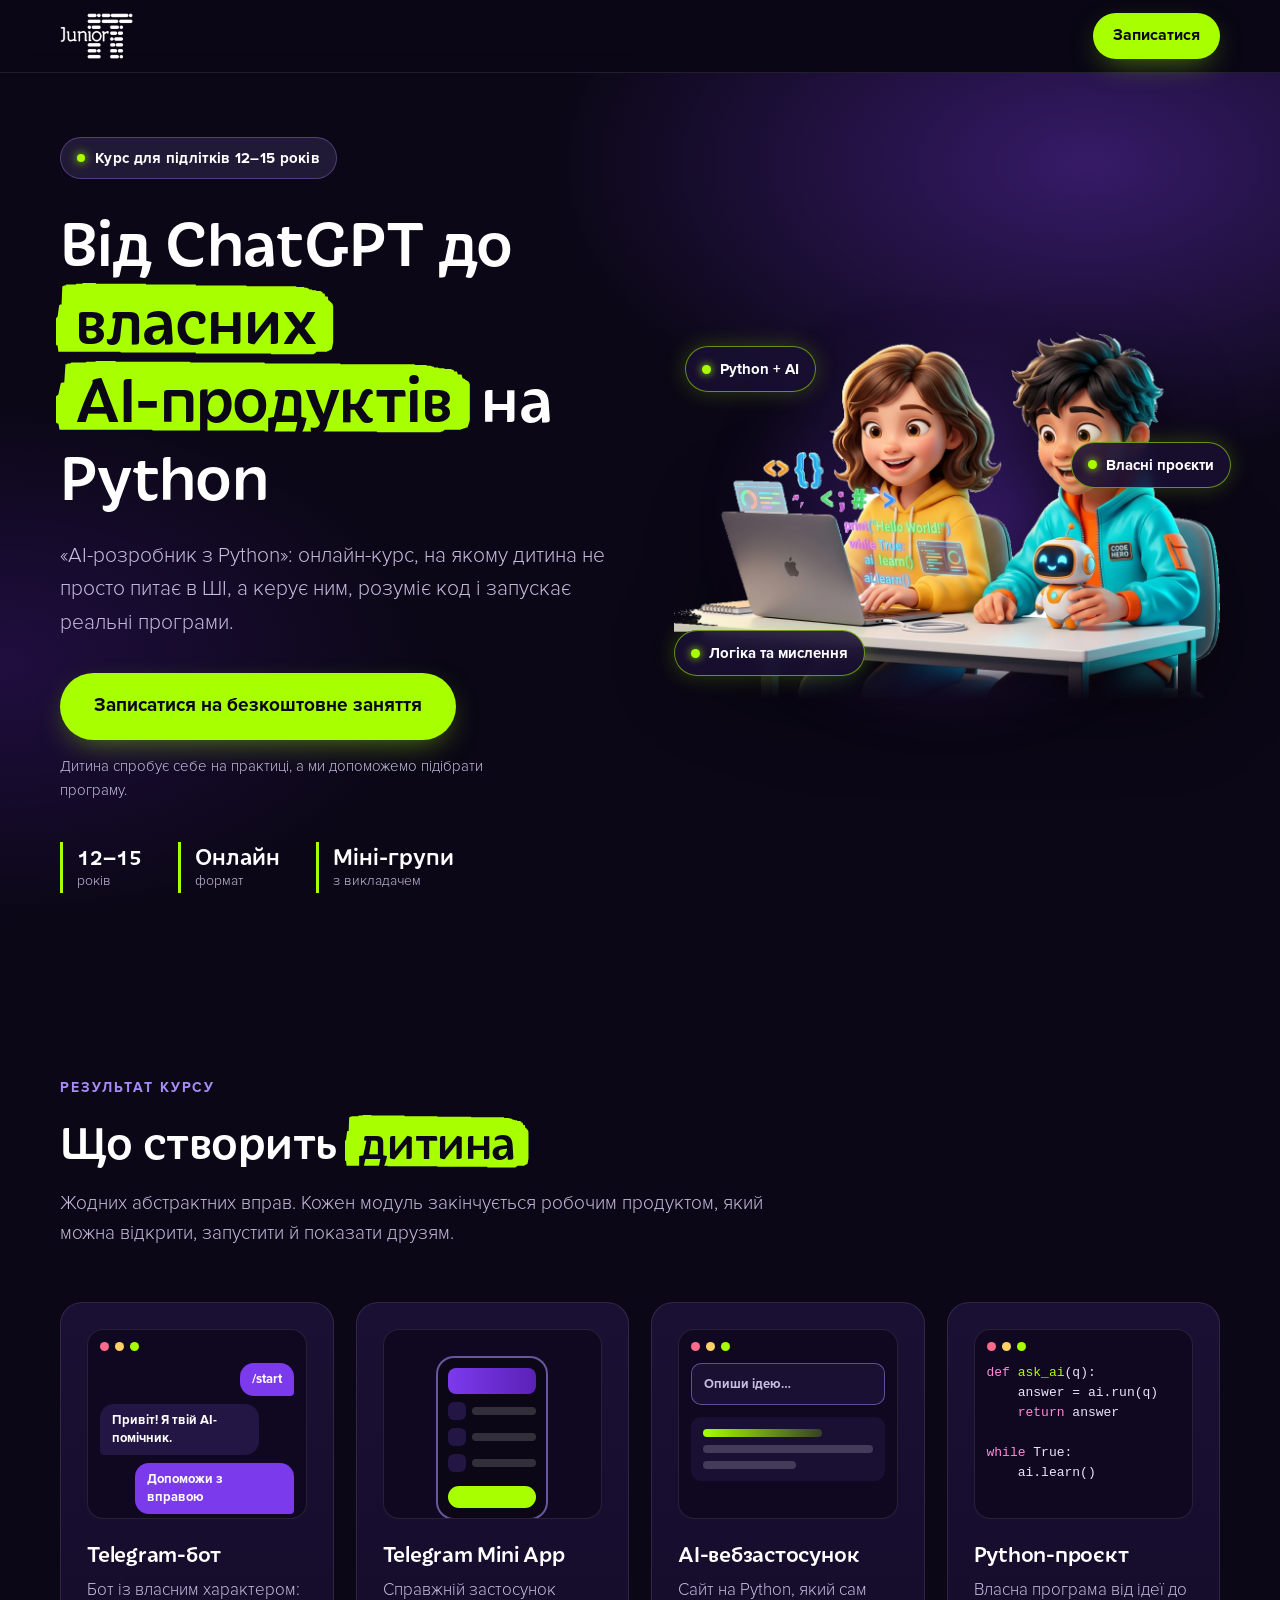
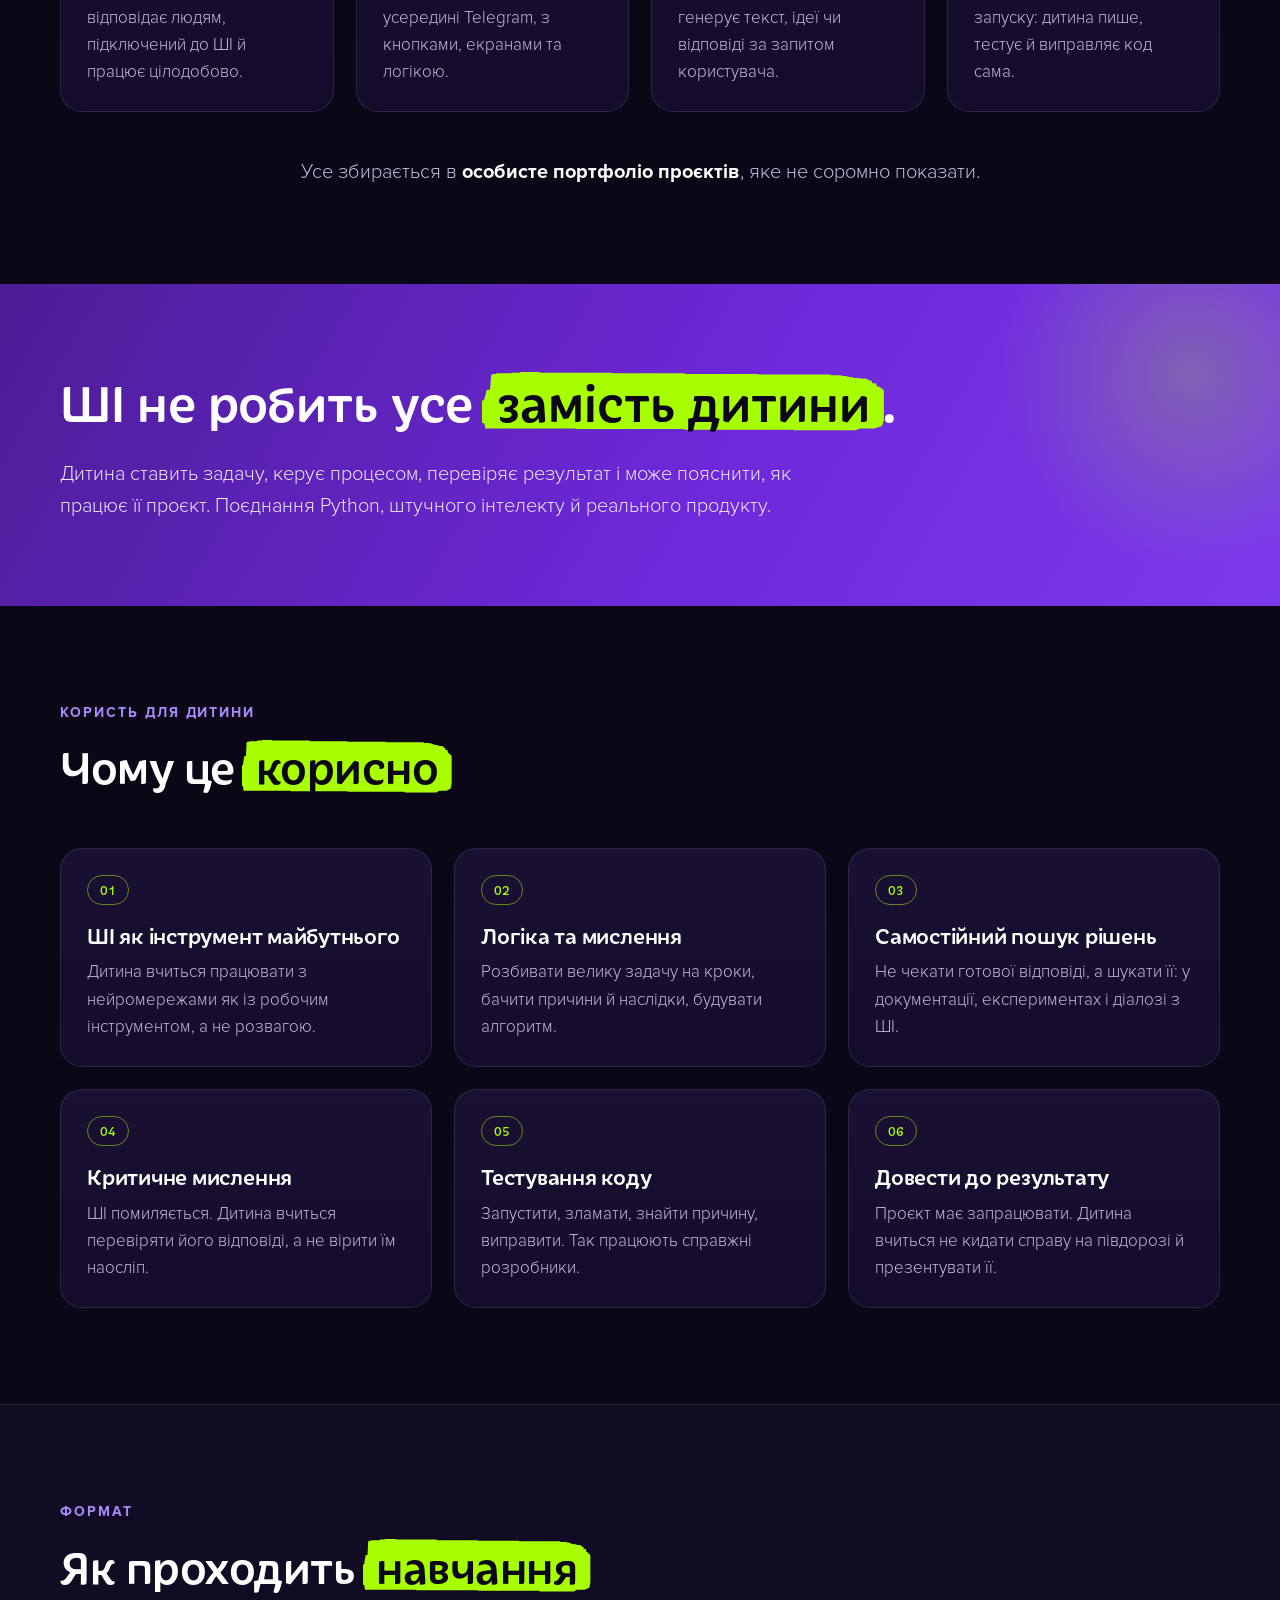
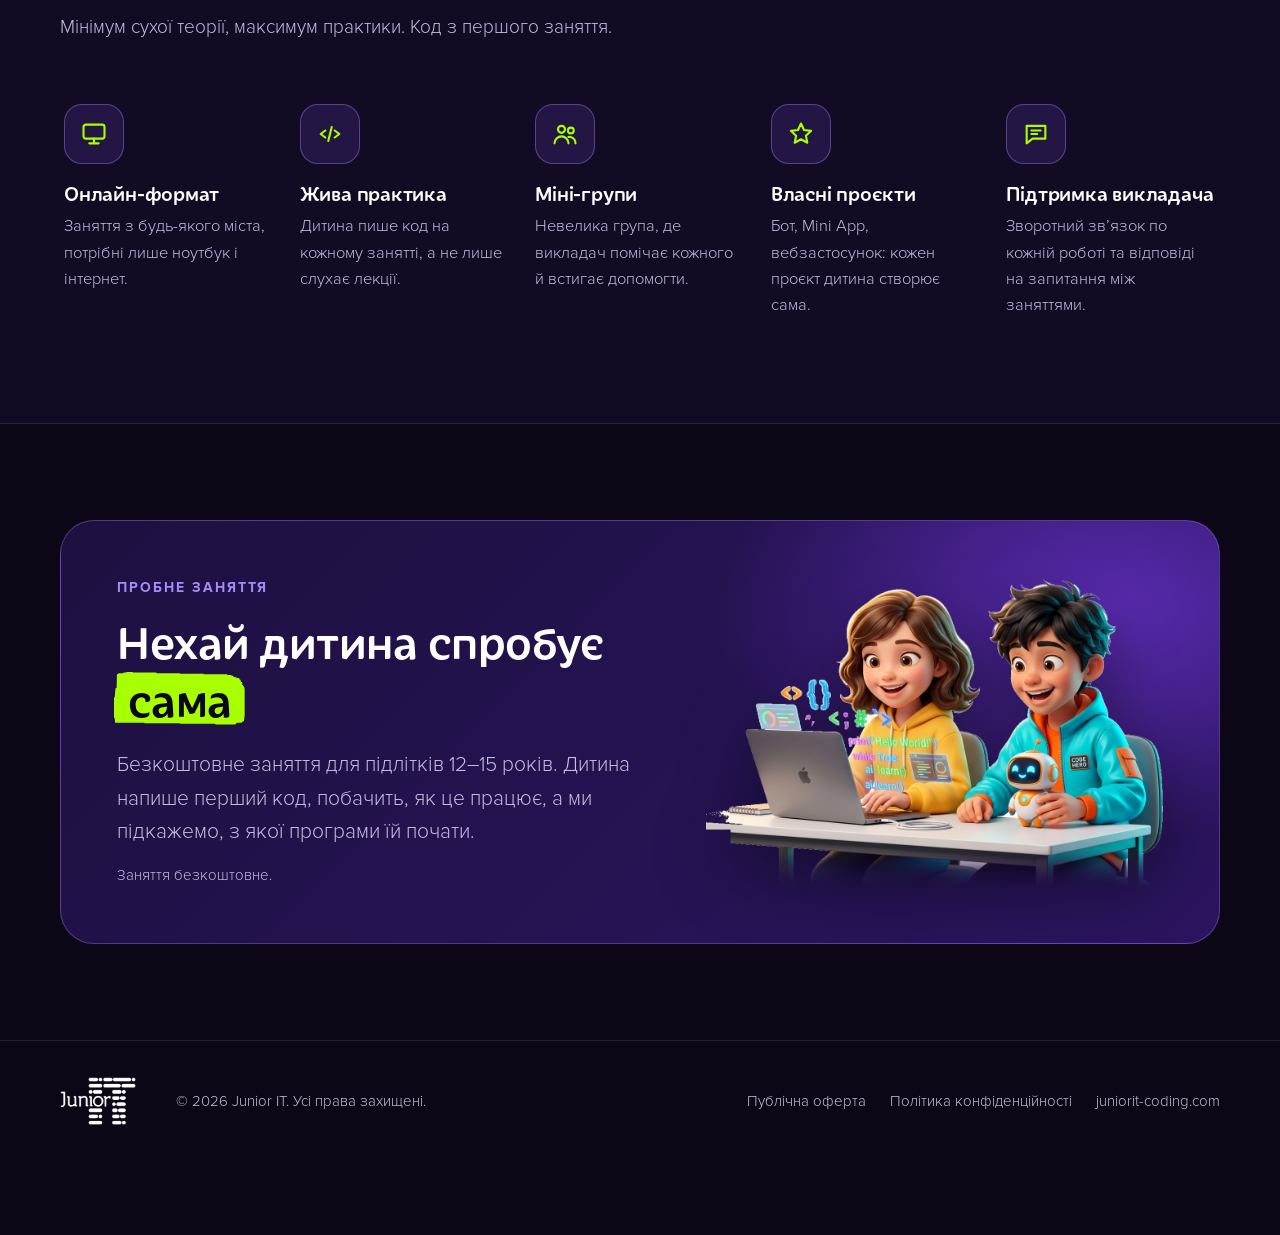
<file: index.html>
<!DOCTYPE html>
<html lang="uk">
<head>
  <meta charset="UTF-8">
  <meta name="viewport" content="width=device-width, initial-scale=1">
  <title>AI-розробник з Python для підлітків 12–15 років | Junior IT</title>
  <meta name="description" content="Онлайн-курс для підлітків 12–15 років: від ChatGPT до власних AI-продуктів на Python. Telegram-бот, Mini App, AI-вебзастосунок і портфоліо. Безкоштовне пробне заняття.">
  <meta name="theme-color" content="#0b0716">
  <link rel="icon" type="image/png" href="images/junior-it-logo-color.png">
  <link rel="preload" href="fonts/Iskra-Medium.otf" as="font" type="font/otf" crossorigin>
  <link rel="stylesheet" href="style.css">

  <!-- leeloo init code -->
  <script>
    window.LEELOO = function(){
      window.LEELOO_INIT = { id: '664225963b6beeea0d7bf890' };
      var js = document.createElement('script');
      js.src = 'https://app.leeloo.ai/init.js';
      js.async = true;
      document.getElementsByTagName('head')[0].appendChild(js);
    }; LEELOO();
  </script>
  <!-- end leeloo init code -->
  <script>window.LEELOO_LEADGENTOOLS = (window.LEELOO_LEADGENTOOLS || []).concat('zzd7fy');</script>
</head>
<body>

<header class="header">
  <div class="container header__inner">
    <a class="logo" href="#top" aria-label="Junior IT">
      <img src="images/junior-it-logo-white.png" alt="Junior IT" width="875" height="551">
    </a>
    <a class="btn btn--sm" href="#signup" data-cta>Записатися</a>
  </div>
</header>

<main id="top">

  <!-- 1. Hero -->
  <section class="hero">
    <div class="container hero__grid">
      <div class="hero__text">
        <p class="pill"><span class="pill__dot"></span>Курс для підлітків 12–15 років</p>
        <h1>Від ChatGPT до <span class="mark">власних <span class="nw">AI-продуктів</span></span> на Python</h1>
        <p class="lead">«AI-розробник з Python»: онлайн-курс, на якому дитина не просто питає в ШІ, а керує ним, розуміє код і запускає реальні програми.</p>
        <div class="hero__actions">
          <a class="btn btn--lg" href="#signup" data-cta data-hero-cta>Записатися на безкоштовне заняття</a>
          <p class="micro">Дитина спробує себе на практиці, а ми допоможемо підібрати програму.</p>
        </div>
        <ul class="facts">
          <li><strong>12–15</strong><span>років</span></li>
          <li><strong>Онлайн</strong><span>формат</span></li>
          <li><strong>Міні-групи</strong><span>з викладачем</span></li>
        </ul>
      </div>
      <div class="hero__visual">
        <div class="glow"></div>
        <img src="images/junior-it-kids-clean.png" alt="Двоє учнів Junior IT пишуть код на ноутбуці разом із маленьким роботом" width="1118" height="750">
        <span class="float f1"><i></i>Python + AI</span>
        <span class="float f2"><i></i>Власні проєкти</span>
        <span class="float f3"><i></i>Логіка та мислення</span>
      </div>
    </div>
  </section>

  <!-- 2. Що створить дитина -->
  <section class="section" id="projects">
    <div class="container">
      <div class="section__head">
        <p class="eyebrow">Результат курсу</p>
        <h2>Що створить <span class="mark">дитина</span></h2>
        <p class="section__sub">Жодних абстрактних вправ. Кожен модуль закінчується робочим продуктом, який можна відкрити, запустити й показати друзям.</p>
      </div>

      <div class="cards cards--4">
        <article class="card project">
          <div class="mock mock--chat" aria-hidden="true">
            <div class="mock__bar"><span></span><span></span><span></span></div>
            <div class="bubble bubble--in">/start</div>
            <div class="bubble bubble--out">Привіт! Я твій AI-помічник.</div>
            <div class="bubble bubble--in">Допоможи з вправою</div>
            <div class="bubble bubble--out typing"><b></b><b></b><b></b></div>
          </div>
          <h3>Telegram-бот</h3>
          <p>Бот із власним характером: відповідає людям, підключений до ШІ й працює цілодобово.</p>
        </article>

        <article class="card project">
          <div class="mock mock--app" aria-hidden="true">
            <div class="app">
              <div class="app__top"></div>
              <div class="app__row"><span></span><em></em></div>
              <div class="app__row"><span></span><em></em></div>
              <div class="app__row"><span></span><em></em></div>
              <div class="app__btn"></div>
            </div>
          </div>
          <h3>Telegram Mini App</h3>
          <p>Справжній застосунок усередині Telegram, з кнопками, екранами та логікою.</p>
        </article>

        <article class="card project">
          <div class="mock mock--web" aria-hidden="true">
            <div class="mock__bar"><span></span><span></span><span></span></div>
            <div class="web">
              <div class="web__input">Опиши ідею…</div>
              <div class="web__out"><i></i><i></i><i class="short"></i></div>
            </div>
          </div>
          <h3>AI-вебзастосунок</h3>
          <p>Сайт на Python, який сам генерує текст, ідеї чи відповіді за запитом користувача.</p>
        </article>

        <article class="card project">
          <div class="mock mock--code" aria-hidden="true">
            <div class="mock__bar"><span></span><span></span><span></span></div>
            <pre><code><b class="k">def</b> <b class="f">ask_ai</b>(q):
    answer = ai.run(q)
    <b class="k">return</b> answer

<b class="k">while</b> True:
    ai.learn()</code></pre>
          </div>
          <h3>Python-проєкт</h3>
          <p>Власна програма від ідеї до запуску: дитина пише, тестує й виправляє код сама.</p>
        </article>
      </div>

      <p class="portfolio">Усе збирається в <strong>особисте портфоліо проєктів</strong>, яке не соромно показати.</p>
    </div>
  </section>

  <!-- Акцент: ШІ не замість дитини -->
  <section class="statement">
    <div class="container statement__inner">
      <p class="statement__big">ШІ не робить усе <span class="mark">замість дитини</span>.</p>
      <p class="statement__small">Дитина ставить задачу, керує процесом, перевіряє результат і може пояснити, як працює її проєкт. Поєднання Python, штучного інтелекту й реального продукту.</p>
    </div>
  </section>

  <!-- 3. Чому це корисно -->
  <section class="section" id="why">
    <div class="container">
      <div class="section__head">
        <p class="eyebrow">Користь для дитини</p>
        <h2>Чому це <span class="mark">корисно</span></h2>
      </div>
      <div class="cards cards--3">
        <article class="card benefit">
          <span class="num">01</span>
          <h3>ШІ як інструмент майбутнього</h3>
          <p>Дитина вчиться працювати з нейромережами як із робочим інструментом, а не розвагою.</p>
        </article>
        <article class="card benefit">
          <span class="num">02</span>
          <h3>Логіка та мислення</h3>
          <p>Розбивати велику задачу на кроки, бачити причини й наслідки, будувати алгоритм.</p>
        </article>
        <article class="card benefit">
          <span class="num">03</span>
          <h3>Самостійний пошук рішень</h3>
          <p>Не чекати готової відповіді, а шукати її: у документації, експериментах і діалозі з ШІ.</p>
        </article>
        <article class="card benefit">
          <span class="num">04</span>
          <h3>Критичне мислення</h3>
          <p>ШІ помиляється. Дитина вчиться перевіряти його відповіді, а не вірити їм наосліп.</p>
        </article>
        <article class="card benefit">
          <span class="num">05</span>
          <h3>Тестування коду</h3>
          <p>Запустити, зламати, знайти причину, виправити. Так працюють справжні розробники.</p>
        </article>
        <article class="card benefit">
          <span class="num">06</span>
          <h3>Довести до результату</h3>
          <p>Проєкт має запрацювати. Дитина вчиться не кидати справу на півдорозі й презентувати її.</p>
        </article>
      </div>
    </div>
  </section>

  <!-- 4. Як проходить навчання -->
  <section class="section section--alt" id="how">
    <div class="container">
      <div class="section__head">
        <p class="eyebrow">Формат</p>
        <h2>Як проходить <span class="mark">навчання</span></h2>
        <p class="section__sub">Мінімум сухої теорії, максимум практики. Код з першого заняття.</p>
      </div>
      <div class="steps">
        <article class="step">
          <span class="step__icon" aria-hidden="true"><svg viewBox="0 0 24 24"><rect x="3" y="4" width="18" height="12" rx="2"/><path d="M8 20h8M12 16v4"/></svg></span>
          <h3>Онлайн-формат</h3>
          <p>Заняття з будь-якого міста, потрібні лише ноутбук і інтернет.</p>
        </article>
        <article class="step">
          <span class="step__icon" aria-hidden="true"><svg viewBox="0 0 24 24"><path d="M8 9l-4 3 4 3M16 9l4 3-4 3M13.5 6l-3 12"/></svg></span>
          <h3>Жива практика</h3>
          <p>Дитина пише код на кожному занятті, а не лише слухає лекції.</p>
        </article>
        <article class="step">
          <span class="step__icon" aria-hidden="true"><svg viewBox="0 0 24 24"><circle cx="9" cy="8" r="3"/><circle cx="17" cy="9" r="2.5"/><path d="M3 20c0-3.3 2.7-6 6-6s6 2.7 6 6M15 14.5c3 0 6 1.5 6 5.5"/></svg></span>
          <h3>Міні-групи</h3>
          <p>Невелика група, де викладач помічає кожного й встигає допомогти.</p>
        </article>
        <article class="step">
          <span class="step__icon" aria-hidden="true"><svg viewBox="0 0 24 24"><path d="M12 3l2.6 5.6 6.1.7-4.5 4.2 1.2 6L12 16.5 6.6 19.5l1.2-6L3.3 9.3l6.1-.7z"/></svg></span>
          <h3>Власні проєкти</h3>
          <p>Бот, Mini App, вебзастосунок: кожен проєкт дитина створює сама.</p>
        </article>
        <article class="step">
          <span class="step__icon" aria-hidden="true"><svg viewBox="0 0 24 24"><path d="M4 5h16v11H9l-5 4z"/><path d="M8 9h8M8 12h5"/></svg></span>
          <h3>Підтримка викладача</h3>
          <p>Зворотний звʼязок по кожній роботі та відповіді на запитання між заняттями.</p>
        </article>
      </div>
    </div>
  </section>

  <!-- 5. CTA -->
  <section class="cta" id="signup">
    <div class="container">
      <div class="cta__box">
        <div class="cta__text">
          <p class="eyebrow">Пробне заняття</p>
          <h2>Нехай дитина спробує <span class="mark">сама</span></h2>
          <p class="lead">Безкоштовне заняття для підлітків 12–15 років. Дитина напише перший код, побачить, як це працює, а ми підкажемо, з якої програми їй почати.</p>
          <div id="leeloo_action_element" data-final-cta></div>
          <p class="micro">Заняття безкоштовне.</p>
        </div>
        <div class="cta__img">
          <img src="images/junior-it-kids-clean.png" alt="" width="1118" height="750" loading="lazy">
        </div>
      </div>
    </div>
  </section>
</main>

<footer class="footer">
  <div class="container footer__inner">
    <img src="images/junior-it-logo-white.png" alt="Junior IT" width="875" height="551" class="footer__logo" loading="lazy">
    <p class="footer__copy">© <span id="year">2026</span> Junior IT. Усі права захищені.</p>
    <nav class="footer__links" aria-label="Юридична інформація">
      <a href="#">Публічна оферта</a>
      <a href="#">Політика конфіденційності</a>
      <a href="https://try.juniorit-coding.com/" rel="noopener">juniorit-coding.com</a>
    </nav>
  </div>
</footer>

<!-- Sticky CTA -->
<a class="sticky" href="#signup" data-cta aria-hidden="true" tabindex="-1">Записатися на безкоштовне заняття</a>
<script>
  document.getElementById('year').textContent = new Date().getFullYear();

  // Sticky CTA: show after hero, hide while a main CTA is on screen
  (function () {
    var sticky = document.querySelector('.sticky');
    var targets = document.querySelectorAll('[data-hero-cta], [data-final-cta]');
    if (!sticky || !('IntersectionObserver' in window)) return;
    var visible = new Set();
    var io = new IntersectionObserver(function (entries) {
      entries.forEach(function (e) {
        e.isIntersecting ? visible.add(e.target) : visible.delete(e.target);
      });
      var show = visible.size === 0;
      sticky.classList.toggle('is-on', show);
      sticky.setAttribute('aria-hidden', show ? 'false' : 'true');
      sticky.tabIndex = show ? 0 : -1;
    }, { threshold: 0.2 });
    targets.forEach(function (t) { io.observe(t); });
  })();

  // Scroll reveal
  (function () {
    var els = document.querySelectorAll('.card, .step, .section__head, .statement__inner, .cta__box');
    if (!('IntersectionObserver' in window) || matchMedia('(prefers-reduced-motion: reduce)').matches) return;
    els.forEach(function (el) { el.classList.add('reveal'); });
    var io = new IntersectionObserver(function (entries) {
      entries.forEach(function (e) {
        if (e.isIntersecting) { e.target.classList.add('in'); io.unobserve(e.target); }
      });
    }, { threshold: 0.12 });
    els.forEach(function (el) { io.observe(el); });
  })();
</script>
</body>
</html>
</file>
<file: style.css>
/* ---------- Fonts ---------- */
@font-face { font-family: 'Iskra'; src: url('fonts/Iskra-Regular.otf') format('opentype'); font-weight: 400; font-display: swap; }
@font-face { font-family: 'Iskra'; src: url('fonts/Iskra-Medium.otf') format('opentype'); font-weight: 500 700; font-display: swap; }
@font-face { font-family: 'Proxima Nova'; src: url('fonts/ProximaNova-Light.otf') format('opentype'); font-weight: 300 400; font-display: swap; }
@font-face { font-family: 'Proxima Nova'; src: url('fonts/ProximaNova-Bold.otf') format('opentype'); font-weight: 600 800; font-display: swap; }
@font-face { font-family: 'Proxima Nova Condensed'; src: url('fonts/ProximaNovaCondensed-Regular.otf') format('opentype'); font-weight: 400; font-display: swap; }

/* ---------- Tokens ---------- */
:root {
  --bg: #0b0716;
  --bg-2: #120b24;
  --surface: #1a1033;
  --surface-2: #231644;
  --line: rgba(255, 255, 255, .10);
  --violet: #7c3aed;
  --violet-soft: #a78bfa;
  --lime: #a8ff00;
  --lime-hover: #c4ff4d;
  --text: #ffffff;
  --muted: #c7bde0;
  --radius: 22px;
  --head: 'Iskra', Georgia, serif;
  --body: 'Proxima Nova', 'Segoe UI', system-ui, -apple-system, sans-serif;
  --cond: 'Proxima Nova Condensed', 'Proxima Nova', sans-serif;
}

/* ---------- Base ---------- */
*, *::before, *::after { box-sizing: border-box; }
html { scroll-behavior: smooth; -webkit-text-size-adjust: 100%; }
body {
  margin: 0;
  font-family: var(--body);
  font-weight: 300;
  font-size: 18px;
  line-height: 1.6;
  color: var(--text);
  background: var(--bg);
  overflow-x: hidden;
}
img { max-width: 100%; height: auto; display: block; }
h1, h2, h3 { font-family: var(--head); font-weight: 500; line-height: 1.12; margin: 0; letter-spacing: -.01em; }
p { margin: 0; }
a { color: inherit; }
.container { width: min(1160px, 100% - 40px); margin-inline: auto; }

:focus-visible { outline: 3px solid var(--lime); outline-offset: 3px; border-radius: 8px; }

/* ---------- Highlight (brush stroke) ---------- */
.nw { white-space: nowrap; }
.mark {
  color: var(--bg);
  font-weight: 500;
  padding: 0 .28em;
  margin: 0 -.06em;
  background: url('images/brush-stroke.svg') center / 100% 94% no-repeat;
  -webkit-box-decoration-break: clone;
  box-decoration-break: clone;
}

/* ---------- Buttons ---------- */
.btn {
  display: inline-flex; align-items: center; justify-content: center; gap: .5em;
  font-family: var(--body); font-weight: 700; text-decoration: none; text-align: center;
  color: var(--bg); background: var(--lime);
  padding: 14px 26px; border-radius: 999px; border: 0;
  box-shadow: 0 0 0 0 rgba(168, 255, 0, .45), 0 10px 30px -10px rgba(168, 255, 0, .5);
  transition: transform .18s ease, background-color .18s ease, box-shadow .18s ease;
  cursor: pointer;
}
.btn:hover { background: var(--lime-hover); transform: translateY(-2px); box-shadow: 0 0 0 6px rgba(168, 255, 0, .18), 0 14px 34px -10px rgba(168, 255, 0, .7); }
.btn:active { transform: translateY(0); }
.btn--sm { padding: 10px 20px; font-size: 16px; }
.btn--lg { padding: 18px 34px; font-size: 19px; }

/* ---------- Header ---------- */
.header {
  position: sticky; top: 0; z-index: 50;
  background: rgba(11, 7, 22, .72);
  backdrop-filter: blur(14px); -webkit-backdrop-filter: blur(14px);
  border-bottom: 1px solid var(--line);
}
.header__inner { display: flex; align-items: center; justify-content: space-between; height: 72px; }
.logo img { height: 46px; width: auto; }

/* ---------- Hero ---------- */
.hero {
  position: relative;
  padding: 64px 0 88px;
  background:
    radial-gradient(900px 500px at 85% 10%, rgba(124, 58, 237, .38), transparent 60%),
    radial-gradient(700px 420px at 0% 65%, rgba(91, 33, 182, .26), transparent 62%),
    var(--bg);
}
.hero__grid { display: grid; grid-template-columns: 1.05fr 1fr; gap: 40px; align-items: center; }
.pill {
  display: inline-flex; align-items: center; gap: 10px;
  font-weight: 700; font-size: 15px; letter-spacing: .02em;
  padding: 8px 16px; border-radius: 999px;
  background: rgba(167, 139, 250, .14); border: 1px solid rgba(167, 139, 250, .35);
  margin-bottom: 24px;
}
.pill__dot { width: 8px; height: 8px; border-radius: 50%; background: var(--lime); box-shadow: 0 0 10px var(--lime); }
h1 { font-size: clamp(36px, 5.4vw, 66px); margin-bottom: 24px; line-height: 1.18; }
.lead { font-size: clamp(18px, 2vw, 21px); color: var(--muted); max-width: 34em; }
.hero__actions { margin-top: 34px; display: flex; flex-direction: column; align-items: flex-start; gap: 14px; }
.micro { font-size: 15px; color: var(--muted); max-width: 30em; }
.facts { list-style: none; padding: 0; margin: 40px 0 0; display: flex; flex-wrap: wrap; gap: 14px 36px; }
.facts li { display: flex; flex-direction: column; border-left: 3px solid var(--lime); padding-left: 14px; }
.facts strong { font-family: var(--head); font-weight: 500; font-size: 24px; line-height: 1.2; }
.facts span { font-size: 14px; color: var(--muted); }

.hero__visual { position: relative; }
.hero__visual img { position: relative; z-index: 1; width: 100%; filter: drop-shadow(0 30px 40px rgba(0, 0, 0, .45)); }
.glow {
  position: absolute; inset: 8% 4% 0; border-radius: 50%;
  background: radial-gradient(circle, rgba(124, 58, 237, .65), transparent 68%);
  filter: blur(30px);
}
.float {
  position: absolute; z-index: 2; display: inline-flex; align-items: center; gap: 9px;
  font-weight: 700; font-size: 15px; white-space: nowrap;
  padding: 10px 16px; border-radius: 999px;
  background: rgba(26, 16, 51, .88); border: 1px solid rgba(168, 255, 0, .55);
  box-shadow: 0 0 22px rgba(168, 255, 0, .22);
  backdrop-filter: blur(6px); -webkit-backdrop-filter: blur(6px);
  animation: bob 5s ease-in-out infinite;
}
.float i { width: 9px; height: 9px; border-radius: 50%; background: var(--lime); box-shadow: 0 0 8px var(--lime); }
.f1 { top: 4%; left: 2%; }
.f2 { top: 30%; right: -2%; animation-delay: -1.6s; }
.f3 { bottom: 6%; left: 0; animation-delay: -3.2s; }
@keyframes bob { 0%, 100% { transform: translateY(0); } 50% { transform: translateY(-10px); } }

/* ---------- Sections ---------- */
.section { padding: 96px 0; }
.section--alt { background: var(--bg-2); border-block: 1px solid var(--line); }
.section__head { max-width: 760px; margin-bottom: 52px; }
.eyebrow { font-weight: 700; font-size: 14px; letter-spacing: .14em; text-transform: uppercase; color: var(--violet-soft); margin-bottom: 14px; }
h2 { font-size: clamp(30px, 4vw, 48px); line-height: 1.2; }
.section__sub { margin-top: 18px; color: var(--muted); font-size: 19px; }

/* ---------- Cards ---------- */
.cards { display: grid; gap: 22px; }
.cards--4 { grid-template-columns: repeat(4, 1fr); }
.cards--3 { grid-template-columns: repeat(3, 1fr); }
.card {
  background: linear-gradient(180deg, var(--surface), #150c2b);
  border: 1px solid var(--line); border-radius: var(--radius);
  padding: 26px;
  transition: transform .22s ease, border-color .22s ease, box-shadow .22s ease;
}
.card:hover { transform: translateY(-6px); border-color: rgba(168, 255, 0, .55); box-shadow: 0 22px 50px -24px rgba(124, 58, 237, .9); }
.card h3 { font-size: 23px; margin-bottom: 10px; }
.card p { color: var(--muted); font-size: 17px; }

/* Project mockups */
.project .mock { height: 190px; margin-bottom: 22px; border-radius: 16px; background: #0f0820; border: 1px solid var(--line); padding: 12px; overflow: hidden; position: relative; }
.mock__bar { display: flex; gap: 6px; margin-bottom: 12px; }
.mock__bar span { width: 9px; height: 9px; border-radius: 50%; background: rgba(255, 255, 255, .22); }
.mock__bar span:first-child { background: #ff6b8b; }
.mock__bar span:nth-child(2) { background: #ffd166; }
.mock__bar span:nth-child(3) { background: var(--lime); }

.bubble { font-size: 13px; line-height: 1.35; padding: 8px 12px; border-radius: 14px; margin-bottom: 8px; max-width: 82%; width: fit-content; font-weight: 700; }
.bubble--in { margin-left: auto; background: var(--violet); border-bottom-right-radius: 4px; }
.bubble--out { background: var(--surface-2); border-bottom-left-radius: 4px; }
.typing { display: flex; gap: 5px; padding: 12px 14px; }
.typing b { width: 6px; height: 6px; border-radius: 50%; background: var(--lime); animation: blink 1.2s infinite; }
.typing b:nth-child(2) { animation-delay: .2s; }
.typing b:nth-child(3) { animation-delay: .4s; }
@keyframes blink { 0%, 80%, 100% { opacity: .25; } 40% { opacity: 1; } }

.mock--app { display: grid; place-items: center; }
.app { width: 112px; height: 100%; border-radius: 18px; border: 2px solid rgba(167, 139, 250, .6); background: var(--bg); padding: 10px; display: flex; flex-direction: column; gap: 8px; transform: translateY(14px); }
.app__top { height: 26px; border-radius: 8px; background: linear-gradient(90deg, var(--violet), #5b21b6); }
.app__row { display: flex; gap: 6px; align-items: center; }
.app__row span { width: 18px; height: 18px; border-radius: 6px; background: var(--surface-2); flex: none; }
.app__row em { height: 8px; flex: 1; border-radius: 4px; background: rgba(255, 255, 255, .16); }
.app__btn { margin-top: auto; height: 22px; border-radius: 999px; background: var(--lime); }

.web { display: flex; flex-direction: column; gap: 12px; }
.web__input { font-size: 13px; font-weight: 700; color: var(--muted); padding: 10px 12px; border-radius: 10px; background: var(--surface); border: 1px solid rgba(167, 139, 250, .5); }
.web__out { padding: 12px; border-radius: 10px; background: var(--surface); display: flex; flex-direction: column; gap: 8px; }
.web__out i { height: 8px; border-radius: 4px; background: rgba(255, 255, 255, .18); }
.web__out i:first-child { background: linear-gradient(90deg, var(--lime), rgba(168, 255, 0, .2)); width: 70%; }
.web__out i.short { width: 55%; }

.mock--code pre { margin: 0; font-family: 'Consolas', 'SFMono-Regular', Menlo, monospace; font-size: 13px; line-height: 1.55; color: #e9e3ff; }
.mock--code .k { color: #ff8ad8; font-weight: 400; }
.mock--code .f { color: var(--lime); font-weight: 400; }

.portfolio { margin-top: 44px; text-align: center; font-size: 20px; color: var(--muted); }
.portfolio strong { color: var(--text); font-weight: 700; }

/* ---------- Statement ---------- */
.statement {
  padding: 84px 0;
  background: linear-gradient(120deg, #4c1d95 0%, #6d28d9 55%, #7c3aed 100%);
  position: relative; overflow: hidden;
}
.statement::after {
  content: ''; position: absolute; right: -120px; top: -120px; width: 420px; height: 420px; border-radius: 50%;
  background: radial-gradient(circle, rgba(168, 255, 0, .22), transparent 65%);
}
.statement__inner { position: relative; z-index: 1; }
.statement__big { max-width: 900px; }
.statement__big { font-family: var(--head); font-weight: 500; font-size: clamp(30px, 4.4vw, 54px); line-height: 1.25; margin-bottom: 22px; }
.statement__small { font-size: 20px; color: #efe9ff; max-width: 40em; }

/* ---------- Benefits ---------- */
.benefit .num { display: inline-block; font-family: var(--head); font-size: 15px; color: var(--lime); border: 1px solid rgba(168, 255, 0, .5); border-radius: 999px; padding: 2px 12px; margin-bottom: 18px; }

/* ---------- Steps ---------- */
.steps { display: grid; grid-template-columns: repeat(5, 1fr); gap: 18px; }
.step { padding: 8px 4px; transition: transform .2s ease; }
.step:hover { transform: translateY(-4px); }
.step__icon { width: 60px; height: 60px; border-radius: 18px; display: grid; place-items: center; background: var(--surface-2); border: 1px solid rgba(167, 139, 250, .4); margin-bottom: 18px; transition: background-color .2s ease, border-color .2s ease; }
.step:hover .step__icon { background: var(--lime); border-color: var(--lime); }
.step__icon svg { width: 28px; height: 28px; fill: none; stroke: var(--lime); stroke-width: 1.8; stroke-linecap: round; stroke-linejoin: round; transition: stroke .2s ease; }
.step:hover .step__icon svg { stroke: var(--bg); }
.step h3 { font-size: 21px; margin-bottom: 8px; }
.step p { color: var(--muted); font-size: 16.5px; }

/* ---------- Final CTA ---------- */
.cta { padding: 96px 0; }
.cta__box {
  display: grid; grid-template-columns: 1.1fr .9fr; gap: 30px; align-items: center;
  padding: 56px; border-radius: 34px; overflow: hidden; position: relative;
  background:
    radial-gradient(600px 360px at 90% 20%, rgba(124, 58, 237, .6), transparent 65%),
    linear-gradient(135deg, #1d1040, #2b1560);
  border: 1px solid rgba(167, 139, 250, .35);
}
.cta__text h2 { margin-bottom: 20px; }
.cta__text .btn { margin-top: 30px; }
.cta__text .micro { margin-top: 14px; }
.cta__img img { filter: drop-shadow(0 24px 34px rgba(0, 0, 0, .4)); }

/* ---------- Footer ---------- */
.footer { border-top: 1px solid var(--line); padding: 36px 0 110px; background: var(--bg); }
.footer__inner { display: grid; grid-template-columns: auto 1fr auto; gap: 24px 40px; align-items: center; }
.footer__logo { height: 48px; width: auto; }
.footer__copy { font-size: 15px; color: var(--muted); }
.footer__links { display: flex; flex-wrap: wrap; gap: 8px 24px; }
.footer__links a { display: inline-block; padding: 8px 0; font-size: 15px; color: var(--muted); text-decoration: none; border-bottom: 1px solid transparent; transition: color .15s ease, border-color .15s ease; }
.footer__links a:hover { color: var(--lime); border-color: var(--lime); }

/* ---------- Sticky CTA ---------- */
.sticky {
  position: fixed; left: 50%; bottom: calc(18px + env(safe-area-inset-bottom, 0px)); z-index: 60;
  transform: translate(-50%, 140%);
  opacity: 0; pointer-events: none;
  font-weight: 700; font-size: 17px; text-decoration: none; text-align: center;
  color: var(--bg); background: var(--lime);
  padding: 15px 28px; border-radius: 999px;
  box-shadow: 0 14px 40px -8px rgba(0, 0, 0, .7), 0 0 30px rgba(168, 255, 0, .35);
  transition: transform .3s ease, opacity .3s ease, background-color .18s ease;
  max-width: calc(100% - 32px); white-space: nowrap;
}
.sticky.is-on { transform: translate(-50%, 0); opacity: 1; pointer-events: auto; }
.sticky:hover { background: var(--lime-hover); }

/* ---------- Reveal ---------- */
.reveal { opacity: 0; transform: translateY(22px); transition: opacity .6s ease, transform .6s ease; }
.reveal.in { opacity: 1; transform: none; }
.card.reveal.in { transition: opacity .6s ease, transform .22s ease, border-color .22s ease, box-shadow .22s ease; }
.cards .reveal:nth-child(2) { transition-delay: .06s; }
.cards .reveal:nth-child(3) { transition-delay: .12s; }
.cards .reveal:nth-child(4) { transition-delay: .18s; }

/* ---------- Responsive ---------- */
@media (max-width: 1100px) {
  .cards--4 { grid-template-columns: repeat(2, 1fr); }
  .steps { grid-template-columns: repeat(3, 1fr); gap: 28px 18px; }
}
@media (max-width: 900px) {
  body { font-size: 17px; }
  .hero { padding: 40px 0 64px; }
  .hero__grid { grid-template-columns: 1fr; gap: 36px; }
  .hero__visual { max-width: 560px; margin-inline: auto; }
  .f2 { right: 0; }
  .section, .cta { padding: 68px 0; }
  .cards--3 { grid-template-columns: repeat(2, 1fr); }
  .cta__box { grid-template-columns: 1fr; padding: 36px 26px; }
  .cta__img { max-width: 420px; }
  .footer__inner { grid-template-columns: 1fr; justify-items: start; }
}
@media (max-width: 600px) {
  .container { width: calc(100% - 32px); }
  .header__inner { height: 64px; }
  .logo img { height: 38px; }
  .hero__actions .btn { width: 100%; }
  .btn--lg { padding: 17px 22px; font-size: 18px; }
  .cards--4, .cards--3 { grid-template-columns: 1fr; }
  .steps { grid-template-columns: 1fr 1fr; }
  .float { font-size: 13px; padding: 8px 12px; }
  .f2 { top: auto; bottom: 24%; right: 0; }
  .section__head { margin-bottom: 36px; }
  .statement { padding: 60px 0; }
  .cta__text .btn { width: 100%; }
  .sticky { width: calc(100% - 32px); font-size: 16px; padding: 15px 18px; white-space: normal; }
}
@media (max-width: 380px) { .steps { grid-template-columns: 1fr; } }

@media (prefers-reduced-motion: reduce) {
  *, *::before, *::after { animation: none !important; transition: none !important; scroll-behavior: auto !important; }
}
</file>
